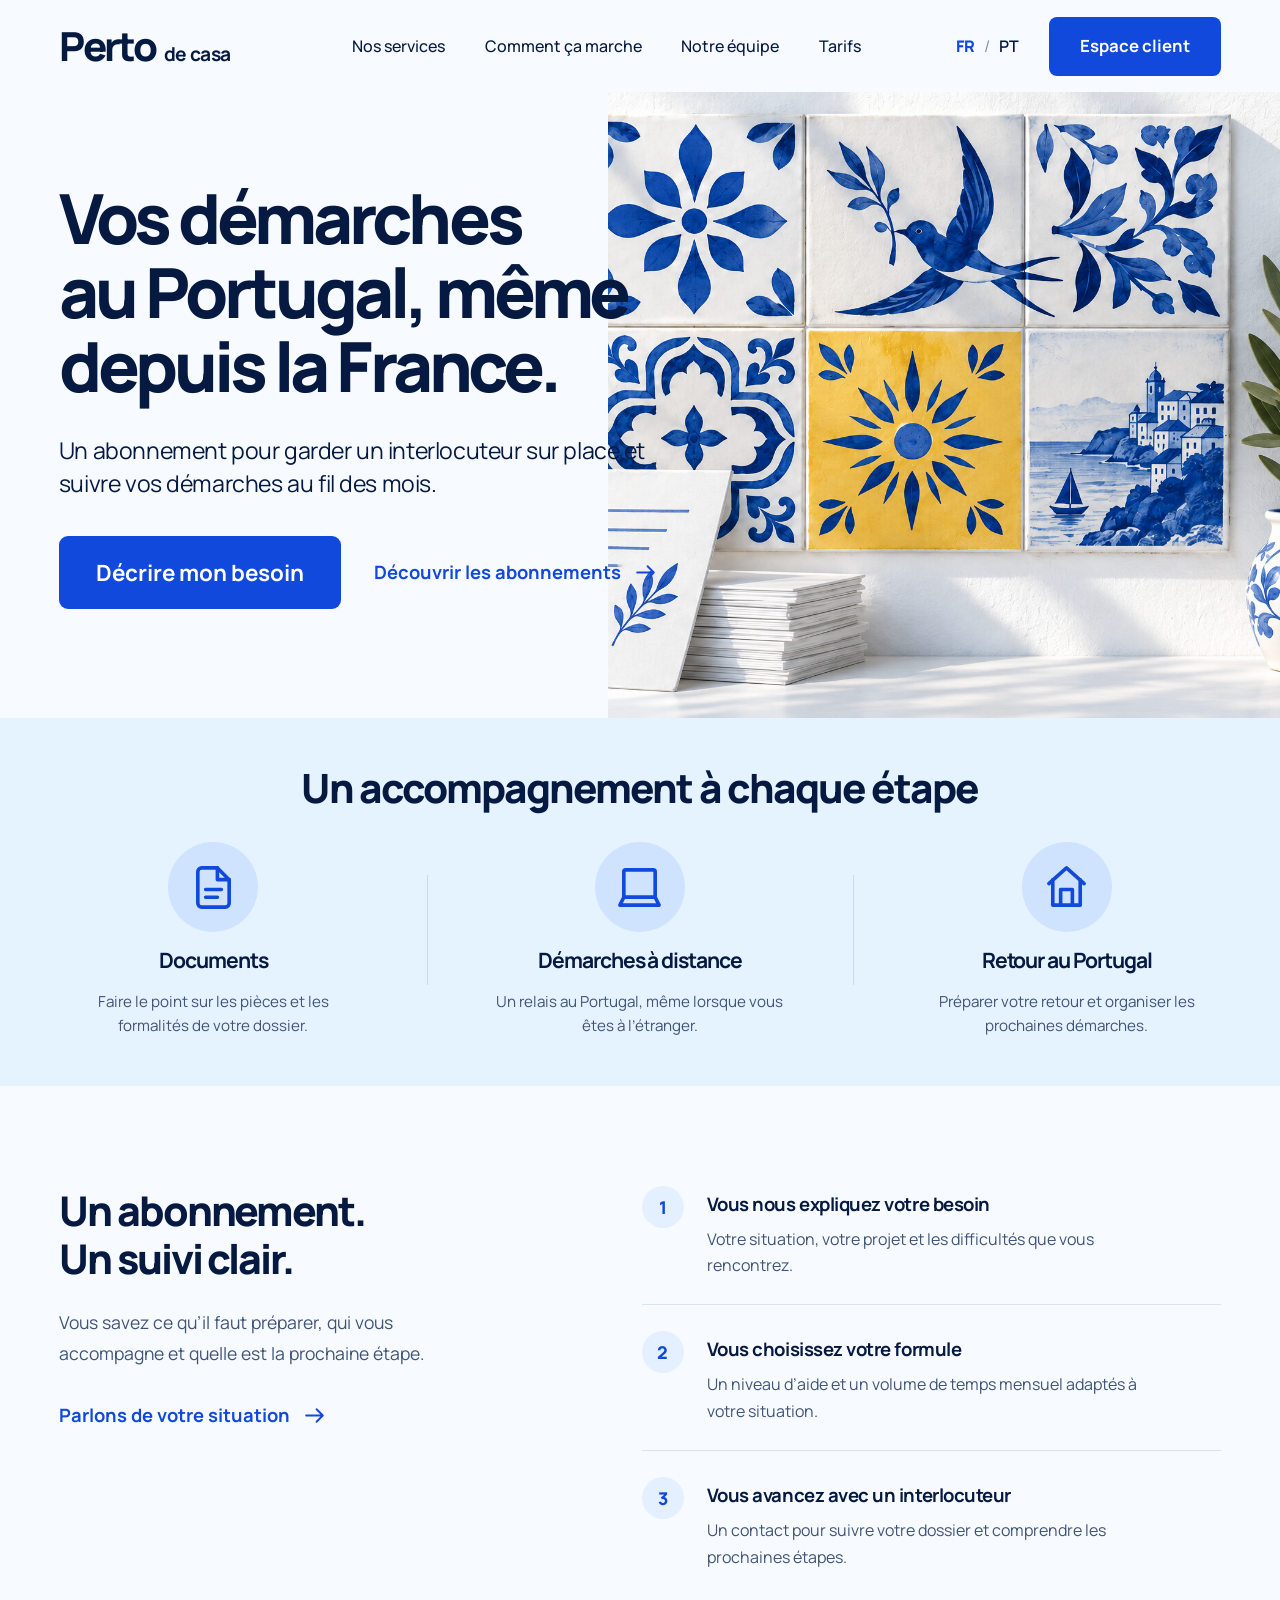
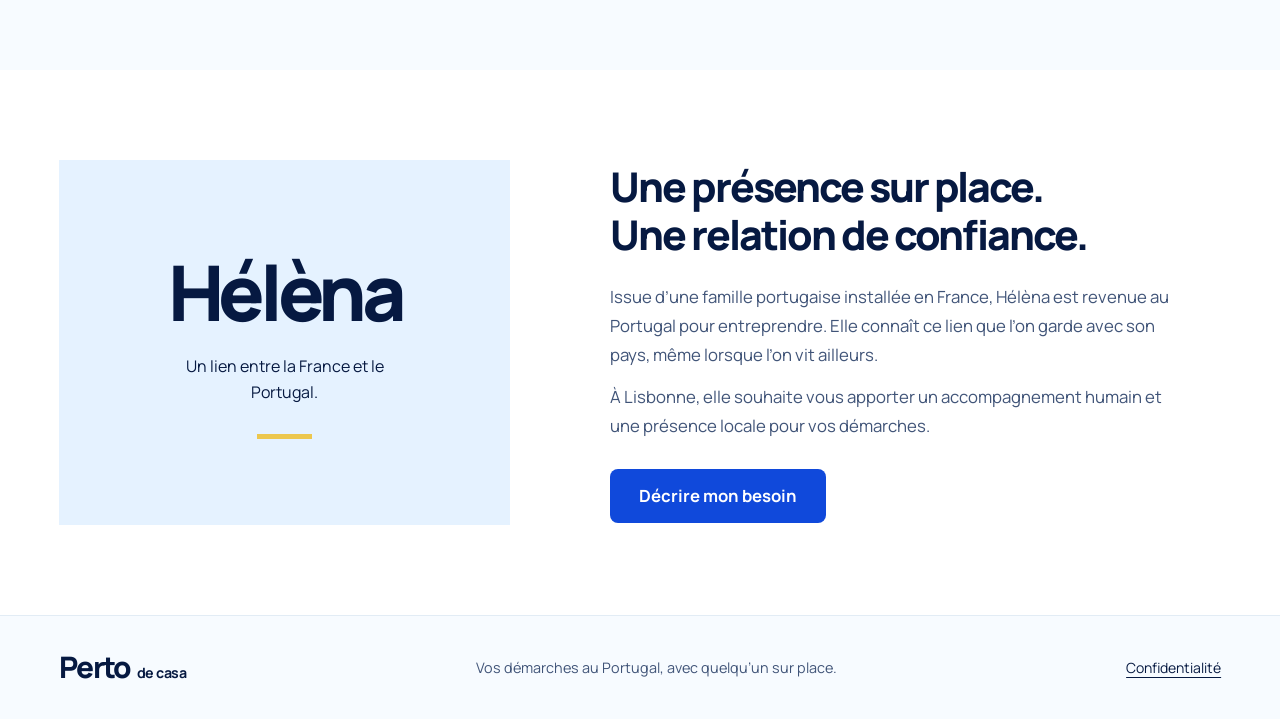
<file: index.html>
<!doctype html>
<html lang="fr">
<head>
  <meta charset="utf-8">
  <meta name="viewport" content="width=device-width, initial-scale=1">
  <meta name="theme-color" content="#f7fbff">
  <meta name="description" content="Vos démarches au Portugal, même depuis la France. Découvrez un accompagnement humain, avec une présence sur place et un suivi clair.">
  <title>Perto de Casa — Vos démarches au Portugal</title>
  <link rel="canonical" href="https://ayoubkhm.github.io/perto-de-casa/">
  <link rel="icon" href="assets/favicon.svg" type="image/svg+xml">
  <link rel="preload" href="assets/manrope-800.ttf" as="font" type="font/ttf" crossorigin>
  <link rel="preload" href="assets/azulejos.png" as="image">
  <link rel="stylesheet" href="styles.css">
  <script src="app.js" defer></script>
</head>
<body>
  <a class="skip-link" href="#main" data-i18n="skip">Aller au contenu</a>
  <svg class="icon-library" aria-hidden="true" xmlns="http://www.w3.org/2000/svg">
    <symbol id="icon-document" viewBox="0 0 24 24"><path d="M14 2H6a2 2 0 0 0-2 2v16a2 2 0 0 0 2 2h12a2 2 0 0 0 2-2V8Z"/><path d="M14 2v6h6M8 13h8M8 17h6"/></symbol>
    <symbol id="icon-laptop" viewBox="0 0 24 24"><rect x="4" y="3" width="16" height="14" rx="1"/><path d="m2 21 2-4h16l2 4H2Z"/></symbol>
    <symbol id="icon-house" viewBox="0 0 24 24"><path d="m3 10 9-8 9 8M5 8v13h14V8M9 21v-8h6v8"/></symbol>
    <symbol id="icon-arrow" viewBox="0 0 24 24"><path d="M4 12h16m-6-6 6 6-6 6"/></symbol>
    <symbol id="icon-close" viewBox="0 0 24 24"><path d="m6 6 12 12M6 18 18 6"/></symbol>
    <symbol id="icon-check" viewBox="0 0 24 24"><path d="m5 12 4 4 10-10"/></symbol>
    <symbol id="icon-menu" viewBox="0 0 24 24"><path d="M4 6h16M4 12h16M4 18h16"/></symbol>
    <symbol id="icon-download" viewBox="0 0 24 24"><path d="M12 3v12m-5-5 5 5 5-5M5 16v5h14v-5"/></symbol>
  </svg>

  <header class="site-header">
    <div class="header-inner">
      <a class="wordmark" href="#" aria-label="Perto de Casa, accueil">Perto <span class="wordmark-qualifier">de casa</span></a>
      <nav class="desktop-nav" aria-label="Navigation principale">
        <a href="#services" data-i18n="navServices">Nos services</a>
        <a href="#fonctionnement" data-i18n="navHow">Comment ça marche</a>
        <a href="#equipe" data-i18n="navTeam">Notre équipe</a>
        <a href="tarifs.html" data-preserve-language data-i18n="navPricing">Tarifs</a>
      </nav>
      <div class="header-actions">
        <div class="language-switch" aria-label="Langue du site">
          <button type="button" data-language="fr" aria-pressed="true" aria-label="Français">FR</button>
          <span aria-hidden="true">/</span>
          <button type="button" data-language="pt" aria-pressed="false" aria-label="Português">PT</button>
        </div>
        <button class="button button-primary client-button" type="button" data-open="client" data-i18n="client">Espace client</button>
        <button class="menu-button" type="button" aria-label="Ouvrir le menu" aria-expanded="false" aria-controls="mobile-navigation"><svg class="icon"><use href="#icon-menu"/></svg></button>
      </div>
    </div>
    <nav id="mobile-navigation" class="mobile-nav" aria-label="Navigation mobile" hidden>
      <a href="#services" data-i18n="navServices">Nos services</a>
      <a href="#fonctionnement" data-i18n="navHow">Comment ça marche</a>
      <a href="#equipe" data-i18n="navTeam">Notre équipe</a>
        <a href="tarifs.html" data-preserve-language data-i18n="navPricing">Tarifs</a>
      <button type="button" data-open="client" data-i18n="client">Espace client</button>
    </nav>
  </header>

  <main id="main">
    <section class="hero" aria-labelledby="hero-title">
      <div class="hero-art">
        <img src="assets/azulejos.png" width="1536" height="1024" alt="Azulejos portugais bleus et blancs, un carreau jaune, des documents et un vase en céramique." fetchpriority="high">
      </div>
      <div class="hero-inner">
        <div class="hero-copy">
          <h1 id="hero-title" data-i18n-html="heroTitle"><span>Vos démarches</span><span>au Portugal, même</span><span>depuis la France.</span></h1>
          <p class="hero-description" data-i18n="heroDescription">Un abonnement pour garder un interlocuteur sur place et suivre vos démarches au fil des mois.</p>
          <div class="hero-actions">
            <button class="button button-primary hero-cta" type="button" data-open="request" data-i18n="describe">Décrire mon besoin</button>
            <a class="text-link" href="tarifs.html" data-preserve-language><span data-i18n="discover">Découvrir les abonnements</span><svg class="icon"><use href="#icon-arrow"/></svg></a>
          </div>
        </div>
      </div>
    </section>

    <section id="services" class="services" aria-labelledby="services-title">
      <div class="page-width">
        <h2 id="services-title" data-i18n="servicesTitle">Un accompagnement à chaque étape</h2>
        <div class="services-grid">
          <button class="service" type="button" data-service="documents">
            <span class="service-icon"><svg class="icon"><use href="#icon-document"/></svg></span>
            <span class="service-name" data-i18n="documents">Documents</span>
            <span class="service-description" data-i18n="documentsDescription">Faire le point sur les pièces et les formalités de votre dossier.</span>
          </button>
          <button class="service" type="button" data-service="remote">
            <span class="service-icon"><svg class="icon"><use href="#icon-laptop"/></svg></span>
            <span class="service-name" data-i18n="remote">Démarches à distance</span>
            <span class="service-description" data-i18n="remoteDescription">Un relais au Portugal, même lorsque vous êtes à l’étranger.</span>
          </button>
          <button class="service" type="button" data-service="return">
            <span class="service-icon"><svg class="icon"><use href="#icon-house"/></svg></span>
            <span class="service-name" data-i18n="return">Retour au Portugal</span>
            <span class="service-description" data-i18n="returnDescription">Préparer votre retour et organiser les prochaines démarches.</span>
          </button>
        </div>
      </div>
    </section>

    <section id="fonctionnement" class="how section-space" aria-labelledby="how-title">
      <div class="page-width how-layout">
        <div class="section-intro">
          <h2 id="how-title" data-i18n="howTitle">Un abonnement.<br>Un suivi clair.</h2>
          <p data-i18n="howDescription">Vous savez ce qu’il faut préparer, qui vous accompagne et quelle est la prochaine étape.</p>
          <button class="text-link" type="button" data-open="request"><span data-i18n="talk">Parlons de votre situation</span><svg class="icon"><use href="#icon-arrow"/></svg></button>
        </div>
        <ol class="steps">
          <li><span class="step-number" aria-hidden="true">1</span><div><h3 data-i18n="stepOneTitle">Vous nous expliquez votre besoin</h3><p data-i18n="stepOneDescription">Votre situation, votre projet et les difficultés que vous rencontrez.</p></div></li>
          <li><span class="step-number" aria-hidden="true">2</span><div><h3 data-i18n="stepTwoTitle">Vous choisissez votre formule</h3><p data-i18n="stepTwoDescription">Un niveau d’aide et un volume de temps mensuel adaptés à votre situation.</p></div></li>
          <li><span class="step-number" aria-hidden="true">3</span><div><h3 data-i18n="stepThreeTitle">Vous avancez avec un interlocuteur</h3><p data-i18n="stepThreeDescription">Un contact pour suivre votre dossier et comprendre les prochaines étapes.</p></div></li>
        </ol>
      </div>
    </section>

    <section id="equipe" class="team" aria-labelledby="team-title">
      <div class="page-width team-layout">
        <div class="team-identity"><span class="team-name">Hélèna</span><span class="team-location" data-i18n="teamLocation">Un lien entre la France et le Portugal.</span><span class="identity-line" aria-hidden="true"></span></div>
        <div class="team-copy">
          <h2 id="team-title" data-i18n="teamTitle">Une présence sur place.<br>Une relation de confiance.</h2>
          <p data-i18n="teamDescription">Issue d’une famille portugaise installée en France, Hélèna est revenue au Portugal pour entreprendre. Elle connaît ce lien que l’on garde avec son pays, même lorsque l’on vit ailleurs.</p>
          <p data-i18n="teamDescriptionTwo">À Lisbonne, elle souhaite vous apporter un accompagnement humain et une présence locale pour vos démarches.</p>
          <button class="button button-primary" type="button" data-open="request" data-i18n="describe">Décrire mon besoin</button>
        </div>
      </div>
    </section>
  </main>

  <footer class="site-footer">
    <div class="page-width footer-inner"><a class="wordmark" href="#">Perto <span class="wordmark-qualifier">de casa</span></a><p data-i18n="footer">Vos démarches au Portugal, avec quelqu’un sur place.</p><button class="footer-link" type="button" data-open="privacy" data-i18n="privacy">Confidentialité</button></div>
  </footer>

  <dialog id="request-dialog" class="modal request-modal" aria-labelledby="request-title">
    <button class="modal-close" type="button" data-close aria-label="Fermer"><svg class="icon"><use href="#icon-close"/></svg></button>
    <div id="request-entry">
      <span class="modal-mark">Perto de Casa</span>
      <h2 id="request-title" data-i18n="requestTitle" tabindex="-1">Parlons de votre besoin.</h2>
      <p class="modal-intro" data-i18n="requestIntro">Préparez votre demande pour rassembler les informations utiles à votre premier échange.</p>
      <form id="request-form">
        <div class="form-row"><label><span data-i18n="name">Votre nom</span><input name="name" type="text" autocomplete="name" maxlength="100" required></label><label><span data-i18n="email">Votre e-mail</span><input name="email" type="email" autocomplete="email" maxlength="150" required></label></div>
        <div class="form-row"><label><span data-i18n="country">Vous vivez en</span><select name="country"><option value="France">France</option><option value="Suisse" data-i18n="switzerland">Suisse</option><option value="Allemagne" data-i18n="germany">Allemagne</option><option value="Royaume-Uni" data-i18n="uk">Royaume-Uni</option><option value="Portugal">Portugal</option><option value="Autre" data-i18n="other">Autre pays</option></select></label><label><span data-i18n="subject">Votre besoin concerne</span><select name="service"><option value="documents" data-i18n="documents">Documents</option><option value="remote" data-i18n="remote">Démarches à distance</option><option value="return" data-i18n="return">Retour au Portugal</option><option value="other" data-i18n="unsure">Je souhaite en discuter</option></select></label></div>
        <label><span id="request-plan-label" data-i18n="plan">Formule envisagée</span><select name="plan" aria-labelledby="request-plan-label"><option value="none" data-i18n="noPlan">À définir ensemble</option><option value="essential" data-i18n="essentialTitle">Essentiel</option><option value="support" data-i18n="supportTitle">Accompagnement</option><option value="serenity" data-i18n="serenityTitle">Sérénité</option></select></label>
        <label><span data-i18n="message">Expliquez-nous votre situation</span><textarea name="message" rows="4" maxlength="3000" required data-i18n-placeholder="messagePlaceholder" placeholder="Quelle démarche souhaitez-vous préparer ?"></textarea></label>
        <p class="form-note" data-i18n="formNote">Ne joignez pas de document d’identité ni d’information sensible à ce premier descriptif.</p>
        <button class="button button-primary form-submit" type="submit" data-i18n="prepare">Préparer ma demande</button>
      </form>
    </div>
    <div id="request-result" hidden>
      <span class="result-icon"><svg class="icon"><use href="#icon-check"/></svg></span>
      <h2 data-i18n="resultTitle" tabindex="-1">Votre demande est prête.</h2>
      <p class="modal-intro" data-i18n="resultIntro">Téléchargez ce récapitulatif pour votre premier échange. Aucune information n’a été envoyée.</p>
      <div class="request-summary"><dl><dt data-i18n="name">Votre nom</dt><dd id="summary-name"></dd><dt data-i18n="subject">Votre besoin concerne</dt><dd id="summary-service"></dd><dt data-i18n="plan">Formule envisagée</dt><dd id="summary-plan"></dd><dt data-i18n="message">Expliquez-nous votre situation</dt><dd id="summary-message"></dd></dl></div>
      <button id="download-request" class="button button-primary form-submit" type="button"><svg class="icon"><use href="#icon-download"/></svg><span data-i18n="download">Télécharger ma demande</span></button>
      <button id="edit-request" class="text-link result-back" type="button" data-i18n="edit">Modifier ma demande</button>
    </div>
  </dialog>

  <dialog id="client-dialog" class="modal client-modal" aria-labelledby="client-title">
    <button class="modal-close" type="button" data-close aria-label="Fermer"><svg class="icon"><use href="#icon-close"/></svg></button>
    <span class="modal-mark">Perto de Casa</span>
    <h2 id="client-title" data-i18n="clientTitle" tabindex="-1">Votre dossier, au même endroit.</h2>
    <p class="modal-intro" data-i18n="clientIntro">Un aperçu du suivi de votre accompagnement.</p>
    <div class="client-preview">
      <div class="preview-header"><span class="preview-icon"><svg class="icon"><use href="#icon-document"/></svg></span><div><span class="example-label" data-i18n="example">Exemple de dossier</span><h3 data-i18n="clientFile">Documents administratifs</h3></div></div>
      <ol class="file-progress"><li class="completed"><span class="progress-dot"><svg class="icon"><use href="#icon-check"/></svg></span><div><strong data-i18n="fileReceived">Demande reçue</strong><span data-i18n="fileReceivedText">Votre besoin est identifié.</span></div></li><li class="current"><span class="progress-dot"></span><div><strong data-i18n="fileProgress">Préparation du dossier</strong><span data-i18n="fileProgressText">Les pièces utiles sont rassemblées.</span></div></li><li><span class="progress-dot"></span><div><strong data-i18n="fileNext">Prochaine étape</strong><span data-i18n="fileNextText">Un point avec votre interlocuteur.</span></div></li></ol>
    </div>
    <p class="client-note" data-i18n="clientNote">L’accès personnel aux dossiers sera disponible au lancement du service.</p>
    <button class="button button-primary form-submit" type="button" data-open="request" data-i18n="describe">Décrire mon besoin</button>
  </dialog>

  <dialog id="privacy-dialog" class="modal privacy-modal" aria-labelledby="privacy-title">
    <button class="modal-close" type="button" data-close aria-label="Fermer"><svg class="icon"><use href="#icon-close"/></svg></button>
    <h2 id="privacy-title" data-i18n="privacy" tabindex="-1">Confidentialité</h2>
    <p data-i18n="privacyText">Le formulaire prépare un récapitulatif sur votre appareil. Il ne transmet pas vos informations et ne les conserve pas après la fermeture de la page. Ce site n’utilise pas de cookies publicitaires ni d’outil de suivi.</p>
  </dialog>
</body>
</html>
</file>
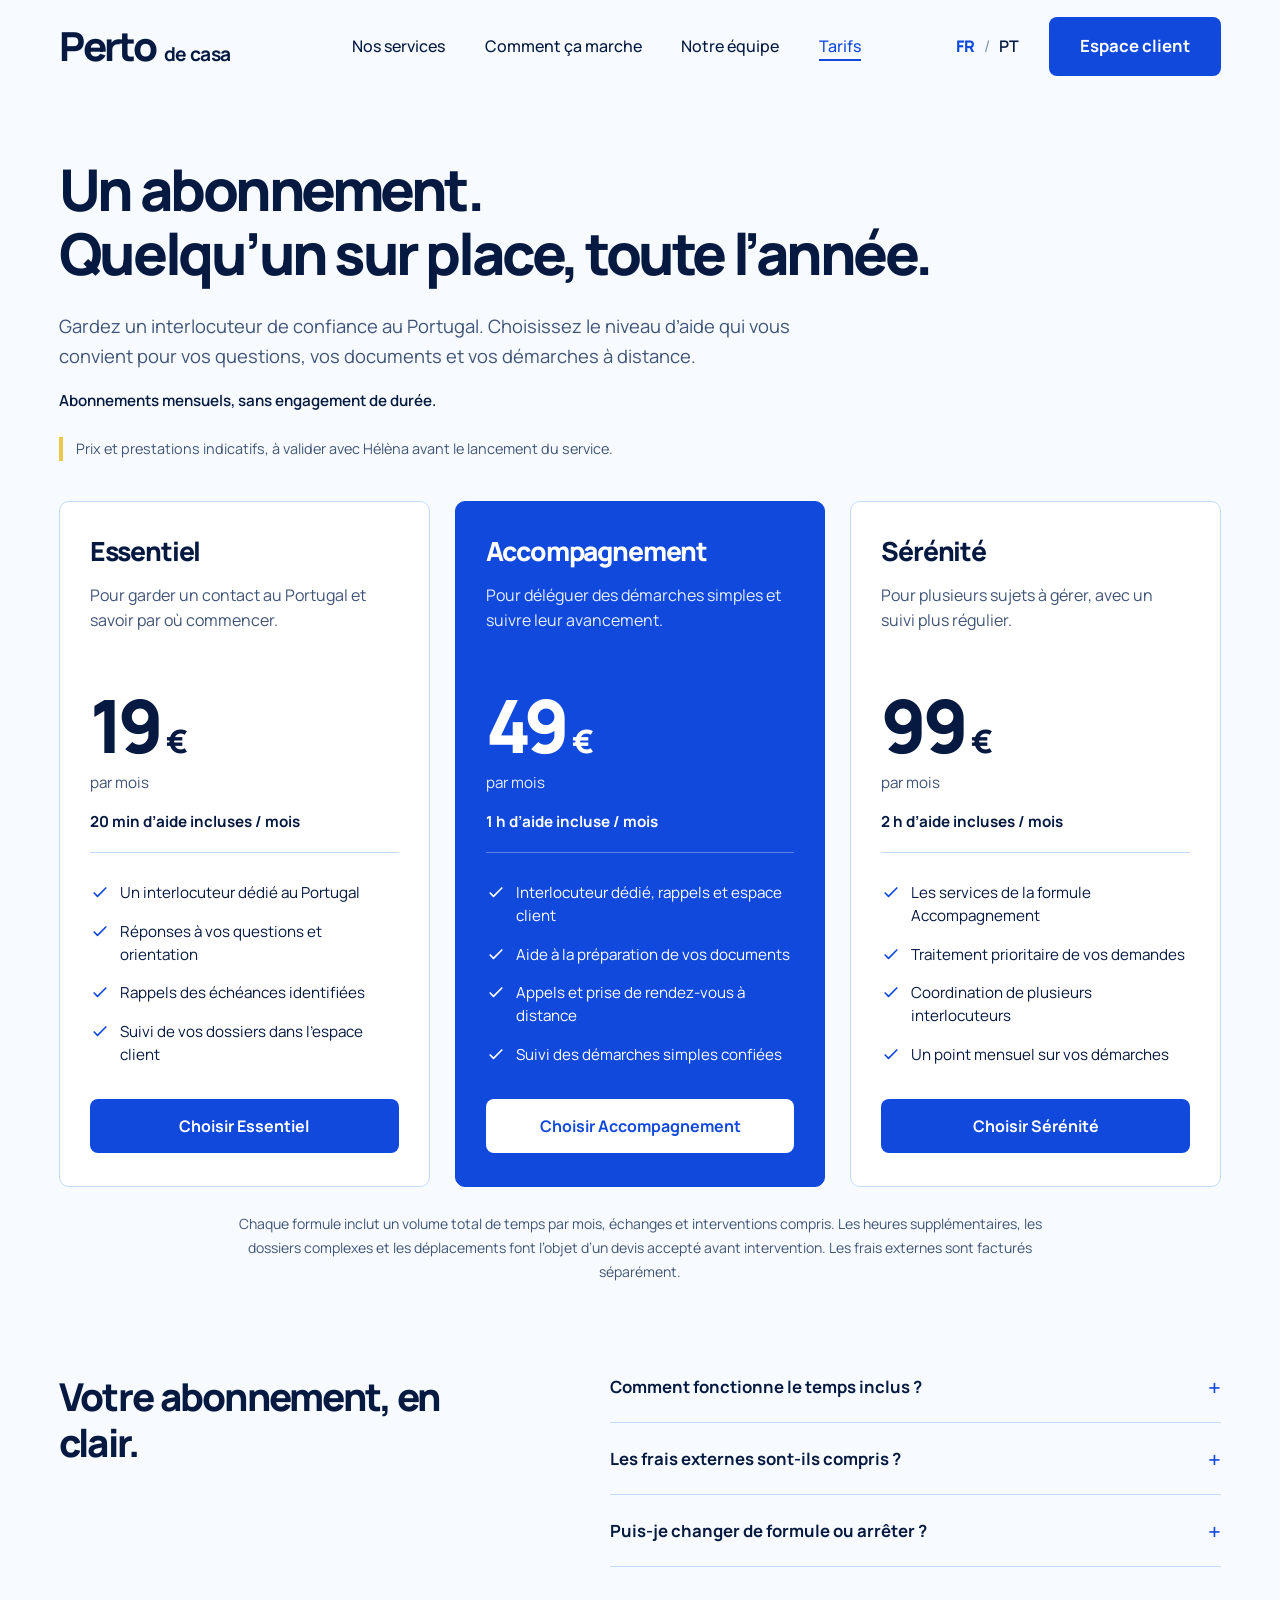
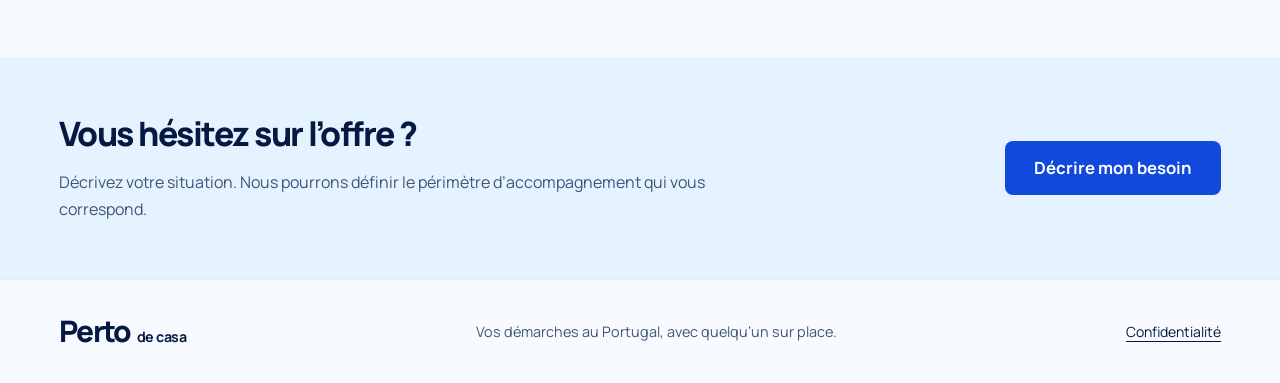
<file: tarifs.html>
<!doctype html>
<html lang="fr">
<head>
  <meta charset="utf-8">
  <meta name="viewport" content="width=device-width, initial-scale=1">
  <meta name="theme-color" content="#f7fbff">
  <meta name="description" content="Trois abonnements indicatifs pour garder un interlocuteur au Portugal : Essentiel à 19 €, Accompagnement à 49 € et Sérénité à 99 € par mois.">
  <title>Tarifs — Perto de Casa</title>
  <link rel="canonical" href="https://ayoubkhm.github.io/perto-de-casa/tarifs.html">
  <link rel="icon" href="assets/favicon.svg" type="image/svg+xml">
  <link rel="preload" href="assets/manrope-800.ttf" as="font" type="font/ttf" crossorigin>
  <link rel="stylesheet" href="styles.css">
  <link rel="stylesheet" href="pricing.css">
  <script src="app.js" defer></script>
</head>
<body data-page="pricing">
  <a class="skip-link" href="#main" data-i18n="skip">Aller au contenu</a>
  <svg class="icon-library" aria-hidden="true" xmlns="http://www.w3.org/2000/svg">
    <symbol id="icon-document" viewBox="0 0 24 24"><path d="M14 2H6a2 2 0 0 0-2 2v16a2 2 0 0 0 2 2h12a2 2 0 0 0 2-2V8Z"/><path d="M14 2v6h6M8 13h8M8 17h6"/></symbol>
    <symbol id="icon-laptop" viewBox="0 0 24 24"><rect x="4" y="3" width="16" height="14" rx="1"/><path d="m2 21 2-4h16l2 4H2Z"/></symbol>
    <symbol id="icon-house" viewBox="0 0 24 24"><path d="m3 10 9-8 9 8M5 8v13h14V8M9 21v-8h6v8"/></symbol>
    <symbol id="icon-arrow" viewBox="0 0 24 24"><path d="M4 12h16m-6-6 6 6-6 6"/></symbol>
    <symbol id="icon-close" viewBox="0 0 24 24"><path d="m6 6 12 12M6 18 18 6"/></symbol>
    <symbol id="icon-check" viewBox="0 0 24 24"><path d="m5 12 4 4 10-10"/></symbol>
    <symbol id="icon-menu" viewBox="0 0 24 24"><path d="M4 6h16M4 12h16M4 18h16"/></symbol>
    <symbol id="icon-download" viewBox="0 0 24 24"><path d="M12 3v12m-5-5 5 5 5-5M5 16v5h14v-5"/></symbol>
  </svg>

  <header class="site-header">
    <div class="header-inner">
      <a class="wordmark" href="index.html" data-preserve-language aria-label="Perto de Casa, accueil">Perto <span class="wordmark-qualifier">de casa</span></a>
      <nav class="desktop-nav" aria-label="Navigation principale">
        <a href="index.html#services" data-preserve-language data-i18n="navServices">Nos services</a>
        <a href="index.html#fonctionnement" data-preserve-language data-i18n="navHow">Comment ça marche</a>
        <a href="index.html#equipe" data-preserve-language data-i18n="navTeam">Notre équipe</a>
        <a href="tarifs.html" aria-current="page" data-preserve-language data-i18n="navPricing">Tarifs</a>
      </nav>
      <div class="header-actions">
        <div class="language-switch" aria-label="Langue du site">
          <button type="button" data-language="fr" aria-pressed="true" aria-label="Français">FR</button>
          <span aria-hidden="true">/</span>
          <button type="button" data-language="pt" aria-pressed="false" aria-label="Português">PT</button>
        </div>
        <button class="button button-primary client-button" type="button" data-open="client" data-i18n="client">Espace client</button>
        <button class="menu-button" type="button" aria-label="Ouvrir le menu" aria-expanded="false" aria-controls="mobile-navigation"><svg class="icon"><use href="#icon-menu"/></svg></button>
      </div>
    </div>
    <nav id="mobile-navigation" class="mobile-nav" aria-label="Navigation mobile" hidden>
      <a href="index.html#services" data-preserve-language data-i18n="navServices">Nos services</a>
      <a href="index.html#fonctionnement" data-preserve-language data-i18n="navHow">Comment ça marche</a>
      <a href="index.html#equipe" data-preserve-language data-i18n="navTeam">Notre équipe</a>
        <a href="tarifs.html" aria-current="page" data-preserve-language data-i18n="navPricing">Tarifs</a>
      <button type="button" data-open="client" data-i18n="client">Espace client</button>
    </nav>
  </header>

  <main id="main">
    <section class="pricing-intro page-width" aria-labelledby="pricing-title">
      <h1 id="pricing-title" data-i18n="pricingTitle">Un abonnement.<br>Quelqu’un sur place, toute l’année.</h1>
      <p class="pricing-description" data-i18n="pricingIntro">Gardez un interlocuteur de confiance au Portugal. Choisissez le niveau d’aide qui vous convient pour vos questions, vos documents et vos démarches à distance.</p>
      <p class="subscription-terms" data-i18n="subscriptionTerms">Abonnements mensuels, sans engagement de durée.</p>
      <p class="pricing-indicative" data-i18n="indicative">Prix et prestations indicatifs, à valider avec Hélèna avant le lancement du service.</p>
    </section>

    <section class="pricing-offers page-width" aria-labelledby="pricing-title">
      <div class="pricing-grid">
        <article class="price-card" aria-labelledby="essential-title">
          <h2 id="essential-title" data-i18n="essentialTitle">Essentiel</h2>
          <p class="offer-description" data-i18n="essentialDescription">Pour garder un contact au Portugal et savoir par où commencer.</p>
          <div class="price"><strong>19<span>€</span></strong><span class="price-unit" data-i18n="perMonth">par mois</span></div>
          <p class="offer-allowance" data-i18n="essentialAllowance">20 min d’aide incluses / mois</p>
          <ul class="offer-features">
            <li><svg class="icon"><use href="#icon-check"/></svg><span data-i18n="essentialOne">Un interlocuteur dédié au Portugal</span></li>
            <li><svg class="icon"><use href="#icon-check"/></svg><span data-i18n="essentialTwo">Réponses à vos questions et orientation</span></li>
            <li><svg class="icon"><use href="#icon-check"/></svg><span data-i18n="essentialThree">Rappels des échéances identifiées</span></li>
            <li><svg class="icon"><use href="#icon-check"/></svg><span data-i18n="essentialFour">Suivi de vos dossiers dans l’espace client</span></li>
          </ul>
          <button class="button button-primary" type="button" data-plan="essential" data-i18n="chooseEssential">Choisir Essentiel</button>
        </article>

        <article class="price-card price-card-featured" aria-labelledby="support-title">
          <h2 id="support-title" data-i18n="supportTitle">Accompagnement</h2>
          <p class="offer-description" data-i18n="supportDescription">Pour déléguer des démarches simples et suivre leur avancement.</p>
          <div class="price"><strong>49<span>€</span></strong><span class="price-unit" data-i18n="perMonth">par mois</span></div>
          <p class="offer-allowance" data-i18n="supportAllowance">1 h d’aide incluse / mois</p>
          <ul class="offer-features">
            <li><svg class="icon"><use href="#icon-check"/></svg><span data-i18n="supportOne">Interlocuteur dédié, rappels et espace client</span></li>
            <li><svg class="icon"><use href="#icon-check"/></svg><span data-i18n="supportTwo">Aide à la préparation de vos documents</span></li>
            <li><svg class="icon"><use href="#icon-check"/></svg><span data-i18n="supportThree">Appels et prise de rendez-vous à distance</span></li>
            <li><svg class="icon"><use href="#icon-check"/></svg><span data-i18n="supportFour">Suivi des démarches simples confiées</span></li>
          </ul>
          <button class="button button-inverse" type="button" data-plan="support" data-i18n="chooseSupport">Choisir Accompagnement</button>
        </article>

        <article class="price-card" aria-labelledby="serenity-title">
          <h2 id="serenity-title" data-i18n="serenityTitle">Sérénité</h2>
          <p class="offer-description" data-i18n="serenityDescription">Pour plusieurs sujets à gérer, avec un suivi plus régulier.</p>
          <div class="price"><strong>99<span>€</span></strong><span class="price-unit" data-i18n="perMonth">par mois</span></div>
          <p class="offer-allowance" data-i18n="serenityAllowance">2 h d’aide incluses / mois</p>
          <ul class="offer-features">
            <li><svg class="icon"><use href="#icon-check"/></svg><span data-i18n="serenityOne">Les services de la formule Accompagnement</span></li>
            <li><svg class="icon"><use href="#icon-check"/></svg><span data-i18n="serenityTwo">Traitement prioritaire de vos demandes</span></li>
            <li><svg class="icon"><use href="#icon-check"/></svg><span data-i18n="serenityThree">Coordination de plusieurs interlocuteurs</span></li>
            <li><svg class="icon"><use href="#icon-check"/></svg><span data-i18n="serenityFour">Un point mensuel sur vos démarches</span></li>
          </ul>
          <button class="button button-primary" type="button" data-plan="serenity" data-i18n="chooseSerenity">Choisir Sérénité</button>
        </article>
      </div>
      <p class="pricing-note" data-i18n="priceNote">Chaque formule inclut un volume total de temps par mois, échanges et interventions compris. Les heures supplémentaires, les dossiers complexes et les déplacements font l’objet d’un devis accepté avant intervention. Les frais externes sont facturés séparément.</p>
    </section>

    <section class="pricing-faq page-width" aria-labelledby="pricing-faq-title">
      <h2 id="pricing-faq-title" data-i18n="pricingQuestions">Votre abonnement, en clair.</h2>
      <div class="faq-list">
        <details><summary data-i18n="faqOne">Comment fonctionne le temps inclus ?</summary><p data-i18n="faqOneAnswer">Le temps consacré à vos échanges, à la préparation de documents et aux interventions est déduit du volume mensuel de votre formule. Le point mensuel de Sérénité est compris dans ses 2 heures. Le temps inutilisé n’est pas reporté. Toute intervention au-delà du forfait nécessite votre accord sur un devis.</p></details>
        <details><summary data-i18n="faqTwo">Les frais externes sont-ils compris ?</summary><p data-i18n="faqTwoAnswer">Les frais de l’administration, les traductions et les éventuels honoraires de professionnels ne sont pas inclus dans l’abonnement. Ils vous sont précisés avant toute dépense.</p></details>
        <details><summary data-i18n="faqThree">Puis-je changer de formule ou arrêter ?</summary><p data-i18n="faqThreeAnswer">Les formules sont proposées sans engagement de durée. Un changement ou une résiliation prend effet à la fin du mois d’abonnement en cours. Ces modalités restent à valider avec Hélèna avant le lancement.</p></details>
      </div>
    </section>

    <section class="pricing-contact">
      <div class="page-width pricing-contact-inner"><div><h2 data-i18n="unsureTitle">Vous hésitez sur l’offre ?</h2><p data-i18n="unsureDescription">Décrivez votre situation. Nous pourrons définir le périmètre d’accompagnement qui vous correspond.</p></div><button class="button button-primary" type="button" data-open="request" data-i18n="describe">Décrire mon besoin</button></div>
    </section>
  </main>

  <footer class="site-footer">
    <div class="page-width footer-inner"><a class="wordmark" href="index.html" data-preserve-language>Perto <span class="wordmark-qualifier">de casa</span></a><p data-i18n="footer">Vos démarches au Portugal, avec quelqu’un sur place.</p><button class="footer-link" type="button" data-open="privacy" data-i18n="privacy">Confidentialité</button></div>
  </footer>

  <dialog id="request-dialog" class="modal request-modal" aria-labelledby="request-title">
    <button class="modal-close" type="button" data-close aria-label="Fermer"><svg class="icon"><use href="#icon-close"/></svg></button>
    <div id="request-entry">
      <span class="modal-mark">Perto de Casa</span>
      <h2 id="request-title" data-i18n="requestTitle" tabindex="-1">Parlons de votre besoin.</h2>
      <p class="modal-intro" data-i18n="requestIntro">Préparez votre demande pour rassembler les informations utiles à votre premier échange.</p>
      <form id="request-form">
        <div class="form-row"><label><span data-i18n="name">Votre nom</span><input name="name" type="text" autocomplete="name" maxlength="100" required></label><label><span data-i18n="email">Votre e-mail</span><input name="email" type="email" autocomplete="email" maxlength="150" required></label></div>
        <div class="form-row"><label><span data-i18n="country">Vous vivez en</span><select name="country"><option value="France">France</option><option value="Suisse" data-i18n="switzerland">Suisse</option><option value="Allemagne" data-i18n="germany">Allemagne</option><option value="Royaume-Uni" data-i18n="uk">Royaume-Uni</option><option value="Portugal">Portugal</option><option value="Autre" data-i18n="other">Autre pays</option></select></label><label><span data-i18n="subject">Votre besoin concerne</span><select name="service"><option value="documents" data-i18n="documents">Documents</option><option value="remote" data-i18n="remote">Démarches à distance</option><option value="return" data-i18n="return">Retour au Portugal</option><option value="other" data-i18n="unsure">Je souhaite en discuter</option></select></label></div>
        <label><span id="request-plan-label" data-i18n="plan">Formule envisagée</span><select name="plan" aria-labelledby="request-plan-label"><option value="none" data-i18n="noPlan">À définir ensemble</option><option value="essential" data-i18n="essentialTitle">Essentiel</option><option value="support" data-i18n="supportTitle">Accompagnement</option><option value="serenity" data-i18n="serenityTitle">Sérénité</option></select></label>
        <label><span data-i18n="message">Expliquez-nous votre situation</span><textarea name="message" rows="4" maxlength="3000" required data-i18n-placeholder="messagePlaceholder" placeholder="Quelle démarche souhaitez-vous préparer ?"></textarea></label>
        <p class="form-note" data-i18n="formNote">Ne joignez pas de document d’identité ni d’information sensible à ce premier descriptif.</p>
        <button class="button button-primary form-submit" type="submit" data-i18n="prepare">Préparer ma demande</button>
      </form>
    </div>
    <div id="request-result" hidden>
      <span class="result-icon"><svg class="icon"><use href="#icon-check"/></svg></span>
      <h2 data-i18n="resultTitle" tabindex="-1">Votre demande est prête.</h2>
      <p class="modal-intro" data-i18n="resultIntro">Téléchargez ce récapitulatif pour votre premier échange. Aucune information n’a été envoyée.</p>
      <div class="request-summary"><dl><dt data-i18n="name">Votre nom</dt><dd id="summary-name"></dd><dt data-i18n="subject">Votre besoin concerne</dt><dd id="summary-service"></dd><dt data-i18n="plan">Formule envisagée</dt><dd id="summary-plan"></dd><dt data-i18n="message">Expliquez-nous votre situation</dt><dd id="summary-message"></dd></dl></div>
      <button id="download-request" class="button button-primary form-submit" type="button"><svg class="icon"><use href="#icon-download"/></svg><span data-i18n="download">Télécharger ma demande</span></button>
      <button id="edit-request" class="text-link result-back" type="button" data-i18n="edit">Modifier ma demande</button>
    </div>
  </dialog>

  <dialog id="client-dialog" class="modal client-modal" aria-labelledby="client-title">
    <button class="modal-close" type="button" data-close aria-label="Fermer"><svg class="icon"><use href="#icon-close"/></svg></button>
    <span class="modal-mark">Perto de Casa</span>
    <h2 id="client-title" data-i18n="clientTitle" tabindex="-1">Votre dossier, au même endroit.</h2>
    <p class="modal-intro" data-i18n="clientIntro">Un aperçu du suivi de votre accompagnement.</p>
    <div class="client-preview">
      <div class="preview-header"><span class="preview-icon"><svg class="icon"><use href="#icon-document"/></svg></span><div><span class="example-label" data-i18n="example">Exemple de dossier</span><h3 data-i18n="clientFile">Documents administratifs</h3></div></div>
      <ol class="file-progress"><li class="completed"><span class="progress-dot"><svg class="icon"><use href="#icon-check"/></svg></span><div><strong data-i18n="fileReceived">Demande reçue</strong><span data-i18n="fileReceivedText">Votre besoin est identifié.</span></div></li><li class="current"><span class="progress-dot"></span><div><strong data-i18n="fileProgress">Préparation du dossier</strong><span data-i18n="fileProgressText">Les pièces utiles sont rassemblées.</span></div></li><li><span class="progress-dot"></span><div><strong data-i18n="fileNext">Prochaine étape</strong><span data-i18n="fileNextText">Un point avec votre interlocuteur.</span></div></li></ol>
    </div>
    <p class="client-note" data-i18n="clientNote">L’accès personnel aux dossiers sera disponible au lancement du service.</p>
    <button class="button button-primary form-submit" type="button" data-open="request" data-i18n="describe">Décrire mon besoin</button>
  </dialog>

  <dialog id="privacy-dialog" class="modal privacy-modal" aria-labelledby="privacy-title">
    <button class="modal-close" type="button" data-close aria-label="Fermer"><svg class="icon"><use href="#icon-close"/></svg></button>
    <h2 id="privacy-title" data-i18n="privacy" tabindex="-1">Confidentialité</h2>
    <p data-i18n="privacyText">Le formulaire prépare un récapitulatif sur votre appareil. Il ne transmet pas vos informations et ne les conserve pas après la fermeture de la page. Ce site n’utilise pas de cookies publicitaires ni d’outil de suivi.</p>
  </dialog>
</body>
</html>
</file>
<file: styles.css>
@font-face{font-family:Manrope;src:url('assets/manrope-400.ttf') format('truetype');font-weight:400;font-display:swap}
@font-face{font-family:Manrope;src:url('assets/manrope-500.ttf') format('truetype');font-weight:500;font-display:swap}
@font-face{font-family:Manrope;src:url('assets/manrope-600.ttf') format('truetype');font-weight:600;font-display:swap}
@font-face{font-family:Manrope;src:url('assets/manrope-700.ttf') format('truetype');font-weight:700;font-display:swap}
@font-face{font-family:Manrope;src:url('assets/manrope-800.ttf') format('truetype');font-weight:800;font-display:swap}
:root{--navy:#061941;--blue:#1049db;--blue-hover:#0639b5;--porcelain:#f7fbff;--light-blue:#e5f2ff;--circle-blue:#cfe3ff;--line:#c2dcfa;--muted:#405478;--yellow:#ecc74e;--gutter:clamp(1.25rem,4.6vw,5rem);font-family:Manrope,Arial,sans-serif;color:var(--navy);background:var(--porcelain);font-synthesis:none}
*{box-sizing:border-box}
html{scroll-behavior:smooth;scroll-padding-top:1.25rem}
body{margin:0;min-width:320px}
button,input,textarea,select{font:inherit}
button,a,input,textarea,select{-webkit-tap-highlight-color:transparent}
button,a{touch-action:manipulation}
button{cursor:pointer}
button:disabled{cursor:default}
a{color:inherit;text-decoration:none}
button{color:inherit}
button:focus-visible,a:focus-visible,input:focus-visible,textarea:focus-visible,select:focus-visible{outline:3px solid var(--blue);outline-offset:5px}
button:focus:not(:focus-visible){outline:none}
h1,h2,h3,p{margin:0}
button{border:0;background:none}
[hidden]{display:none!important}
.icon-library{position:absolute;width:0;height:0;overflow:hidden}
.icon{width:24px;height:24px;fill:none;stroke:currentColor;stroke-width:1.8;stroke-linecap:round;stroke-linejoin:round;flex-shrink:0}
.skip-link{position:fixed;top:12px;left:12px;z-index:100;background:white;padding:12px 18px;border:2px solid var(--blue);transform:translateY(-180%)}
.skip-link:focus{transform:translateY(0)}
.page-width,.header-inner,.hero-inner{max-width:1640px;padding-left:var(--gutter);padding-right:var(--gutter);margin:0 auto}
.site-header{position:relative;z-index:5;background:var(--porcelain)}
.header-inner{min-height:92px;display:grid;grid-template-columns:minmax(160px,calc(27.5vw - var(--gutter) - 32px)) 1fr auto;align-items:center;gap:32px;padding-top:14px;padding-bottom:14px}
.wordmark{font-size:2.5rem;letter-spacing:-.055em;font-weight:800;line-height:1.1;flex-shrink:0}
.wordmark-qualifier{display:inline-block;font-size:.48em;letter-spacing:-.035em;font-weight:700;margin-left:.12em;white-space:nowrap}
.desktop-nav{display:flex;flex-wrap:wrap;align-items:center;gap:clamp(1.5rem,3.1vw,3.25rem);white-space:nowrap}
.desktop-nav a{font-size:1rem;font-weight:500;padding:12px 0}
.desktop-nav a:hover{color:var(--blue)}
.desktop-nav a[aria-current=page]{color:var(--blue);text-decoration:underline;text-underline-offset:7px;text-decoration-thickness:2px}
.header-actions{display:flex;align-items:center;gap:30px}
.language-switch{display:flex;align-items:center;gap:9px;white-space:nowrap;font-size:1rem}
.language-switch button{padding:6px 0;font-weight:600}
.language-switch span{color:#7691ad}
.language-switch button[aria-pressed=true]{color:var(--blue);font-weight:800}
.language-switch button:hover{color:var(--blue)}
.button{min-height:52px;padding:15px 29px;display:inline-flex;align-items:center;justify-content:center;gap:10px;font-size:1.05rem;font-weight:700;border-radius:8px;line-height:1.4;transition:background-color .18s ease,box-shadow .18s ease;text-align:center}
.button-primary{background:var(--blue);color:#fff}
.button-primary:hover{background:var(--blue-hover);box-shadow:0 4px 14px #1049db18}
.client-button{min-height:59px;padding:16px 31px}
.menu-button{display:none;align-items:center;justify-content:center;width:42px;height:42px}
.hero{position:relative;min-height:626px;isolation:isolate;overflow:hidden}
.hero-inner{position:relative;z-index:2;min-height:626px;display:flex;align-items:center;pointer-events:none}
.hero-copy{width:53%;padding:40px 0 60px;pointer-events:auto}
.hero h1{font-size:clamp(3.4rem,5.4vw,5.3rem);line-height:1.075;font-weight:800;letter-spacing:-.057em;margin-bottom:30px}
.hero h1 span{display:block}
.hero-description{font-size:clamp(1.15rem,1.8vw,1.8rem);font-weight:400;line-height:1.45;letter-spacing:-.018em;max-width:635px}
.hero-actions{display:flex;align-items:center;gap:33px;margin-top:36px;flex-wrap:wrap}
.hero-cta{min-height:73px;padding:20px 37px;font-size:1.4rem;border-radius:9px}
.text-link{display:inline-flex;gap:12px;align-items:center;color:var(--blue);font-weight:700;font-size:1.15rem;line-height:1.6;padding:8px 0;background:none;border:0}
.text-link .icon{width:25px;height:25px;transition:transform .18s ease}
.text-link:hover .icon{transform:translateX(4px)}
.text-link:hover span{text-decoration:underline;text-underline-offset:5px}
.hero-art{position:absolute;right:0;top:0;width:52.5%;height:100%;z-index:0}
.hero-art img{width:100%;height:100%;object-fit:cover;object-position:54% center;display:block}
.services{background:var(--light-blue);padding:45px 0 47px;scroll-margin-top:0}
.services>.page-width{max-width:1640px;padding-left:0;padding-right:0}
.services h2{text-align:center;font-size:clamp(2rem,3.15vw,3.1rem);line-height:1.25;letter-spacing:-.048em;font-weight:800}
.services-grid{display:grid;grid-template-columns:repeat(3,minmax(0,1fr));margin-top:29px}
.service{position:relative;display:flex;flex-direction:column;align-items:center;padding:0 32px;text-align:center;min-width:0}
.service+.service:before{content:'';position:absolute;left:0;top:33px;width:1px;height:110px;background:var(--line)}
.service-icon{height:90px;width:90px;border-radius:50%;background:var(--circle-blue);color:var(--blue);display:flex;align-items:center;justify-content:center;transition:background .18s ease,transform .18s ease}
.service-icon .icon{width:47px;height:47px;stroke-width:1.85}
.service-name{font-size:clamp(1.15rem,1.65vw,1.65rem);font-weight:700;letter-spacing:-.05em;line-height:1.4;margin-top:13px;overflow-wrap:anywhere}
.service-description{max-width:290px;font-size:.95rem;line-height:1.6;margin-top:15px;color:var(--muted)}
.service:hover .service-icon{background:#bad8ff;transform:translateY(-3px)}
.service:hover .service-name{color:var(--blue)}
.section-space{padding:100px 0}
.how-layout{display:grid;grid-template-columns:1fr 1.2fr;gap:100px}
.section-intro h2,.team h2{font-size:clamp(2.35rem,3.2vw,3.25rem);font-weight:800;line-height:1.18;letter-spacing:-.05em}
.section-intro p{font-size:1.1rem;line-height:1.75;max-width:380px;margin-top:25px;color:var(--muted)}
.section-intro .text-link{margin-top:24px}
.steps{list-style:none;margin:0;padding:0}
.steps li{display:flex;gap:23px;padding:26px 0;border-bottom:1px solid #d7e5f3}
.steps li>div,.preview-header>div{min-width:0}
.steps h3,.preview-header h3{overflow-wrap:anywhere}
.steps li:first-child{padding-top:0}
.steps li:last-child{border:0;padding-bottom:0}
.step-number{display:flex;align-items:center;justify-content:center;width:42px;height:42px;background:#e4efff;border-radius:50%;color:var(--blue);font-size:1.1rem;font-weight:800;flex-shrink:0}
.steps h3{font-size:1.16rem;letter-spacing:-.025em;font-weight:700;margin:5px 0 9px}
.steps p{font-size:1rem;color:var(--muted);line-height:1.65;max-width:470px}
.team{background:#fff;padding:90px 0}
.team-layout{display:grid;grid-template-columns:.85fr 1.15fr;gap:100px;align-items:center}
.team-identity{background:var(--light-blue);min-height:365px;display:flex;flex-direction:column;align-items:center;justify-content:center;padding:45px 35px;text-align:center;position:relative;overflow:hidden}
.team-name{font-size:clamp(4rem,6vw,6rem);font-weight:800;letter-spacing:-.07em;line-height:1.2}
.team-location{font-size:1rem;margin-top:16px;line-height:1.6;max-width:250px}
.identity-line{display:block;width:55px;height:5px;background:var(--yellow);margin-top:28px}
.team-copy p{font-size:1.05rem;color:var(--muted);line-height:1.75;margin-top:23px;max-width:560px}
.team-copy p+p{margin-top:12px}
.team-copy .button{margin-top:29px}
.site-footer{padding:34px 0;background:var(--porcelain);border-top:1px solid #e2ecf5}
.footer-inner{display:flex;align-items:center;justify-content:space-between;gap:24px}
.site-footer .wordmark{font-size:1.85rem}
.site-footer p{font-size:.9rem;color:var(--muted)}
.footer-link{font-size:.875rem;text-decoration:underline;text-underline-offset:4px;padding:8px 0}
.footer-link:hover{color:var(--blue)}
.modal{border:0;border-radius:16px;max-width:650px;width:calc(100% - 32px);padding:47px 45px;color:var(--navy);background:var(--porcelain);box-shadow:0 25px 120px #04173735;max-height:calc(100dvh - 40px);overflow:auto}
.modal::backdrop{background:#06194166;backdrop-filter:blur(4px)}
body.modal-open{overflow:hidden}
.modal-close{position:absolute;right:18px;top:18px;width:38px;height:38px;display:flex;justify-content:center;align-items:center;border-radius:50%;background:#e6effa}
.modal-close:hover{background:#d3e3f6}
.modal-mark{display:block;color:var(--blue);font-weight:800;font-size:1.3rem;letter-spacing:-.04em;margin-bottom:22px}
.modal h2{font-size:2rem;line-height:1.2;letter-spacing:-.045em;max-width:460px;margin-bottom:16px}
.modal h2:focus{outline:none}
.modal-intro,.privacy-modal p{font-size:1rem;color:var(--muted);line-height:1.65;margin-bottom:26px}
.form-row{display:grid;grid-template-columns:1fr 1fr;gap:18px}
form label{display:flex;flex-direction:column;gap:9px;font-size:.9rem;font-weight:600;margin-bottom:19px}
input,select,textarea{border:1px solid #b5cbe2;border-radius:7px;background:#fff;width:100%;padding:12px 13px;color:var(--navy);min-height:48px;font-size:1rem}
textarea{resize:vertical;line-height:1.6}
input::placeholder,textarea::placeholder{color:#7185a0;font-weight:400}
.form-note{font-size:.8rem;line-height:1.55;color:var(--muted);margin-bottom:22px}
.form-submit{width:100%}
.result-icon{display:flex;align-items:center;justify-content:center;height:64px;width:64px;background:var(--circle-blue);color:var(--blue);border-radius:50%;margin:0 0 24px}
.result-icon .icon{width:30px;height:30px}
.request-summary{background:#eaf3ff;padding:22px;border-radius:8px;margin-bottom:25px}
.request-summary dl{margin:0}
.request-summary dt{color:var(--muted);font-size:.8rem;margin:17px 0 5px}
.request-summary dt:first-child{margin-top:0}
.request-summary dd{margin:0;font-size:.98rem;line-height:1.6;white-space:pre-wrap;overflow-wrap:anywhere}
.result-back{display:flex;justify-content:center;width:100%;margin-top:12px;font-size:.95rem}
.client-preview{border:1px solid #cbdcf1;background:#fff;border-radius:10px;padding:26px;margin-bottom:20px}
.preview-header{display:flex;align-items:center;gap:14px;margin-bottom:30px}
.preview-icon{height:45px;width:45px;border-radius:8px;background:var(--light-blue);color:var(--blue);display:flex;align-items:center;justify-content:center}
.example-label{color:var(--muted);font-size:.8rem;display:block;margin-bottom:4px}
.preview-header h3{font-size:1.03rem}
.file-progress{list-style:none;padding:0;margin:0 0 0 10px}
.file-progress li{position:relative;display:flex;gap:16px;padding-bottom:27px}
.file-progress li:last-child{padding-bottom:0}
.file-progress li:not(:last-child):before{content:'';position:absolute;left:12px;top:25px;width:2px;height:calc(100% - 25px);background:#d7e4f4}
.progress-dot{position:relative;display:flex;justify-content:center;align-items:center;width:26px;height:26px;background:white;border:2px solid #c5d3e5;border-radius:50%;flex-shrink:0}
.completed .progress-dot{background:var(--blue);border-color:var(--blue);color:white}
.completed .progress-dot .icon{width:15px;height:15px;stroke-width:2.5}
.current .progress-dot{background:var(--yellow);border-color:var(--yellow)}
.file-progress strong{display:block;font-size:.96rem;font-weight:600;padding-top:2px}
.file-progress div>span{display:block;font-size:.86rem;color:var(--muted);line-height:1.5;margin-top:6px}
.client-note{font-size:.86rem;line-height:1.6;color:var(--muted);margin-bottom:22px}
.privacy-modal{max-width:560px}
.privacy-modal p{margin-bottom:0}
@media(min-width:1641px){.hero-art{width:calc(50% + 25px)}.hero h1{font-size:5.3rem}.hero-inner,.hero{min-height:690px}}
@media(max-width:1200px){.desktop-nav{margin-left:0;gap:24px}.header-actions{gap:20px}.hero-copy{width:54%}.hero h1{font-size:5.35vw}.hero-actions{gap:22px}.hero-cta{font-size:1.1rem;min-height:62px;padding:17px 27px}.hero-actions .text-link{font-size:1rem}.hero-inner,.hero{min-height:560px}.hero-art{width:51%}.how-layout,.team-layout{gap:65px}.hero-description{max-width:480px}}
@media(max-width:980px){.header-inner{min-height:82px}.wordmark{font-size:2.1rem}.desktop-nav{gap:18px}.desktop-nav a{font-size:.875rem}.header-actions{gap:15px}.client-button{padding:13px 18px;min-height:48px;font-size:.9rem}.language-switch{font-size:.9rem;gap:6px}.hero-inner,.hero{min-height:515px}.hero-copy{padding-bottom:40px}.hero h1{margin-bottom:25px}.hero-actions{gap:12px;margin-top:30px}.hero-cta{padding:17px 22px}.hero-actions .text-link{font-size:.9rem;gap:8px}.hero-actions .text-link .icon{width:21px}.service{padding:0 19px}.section-space{padding:75px 0}.how-layout,.team-layout{gap:40px}.team{padding:75px 0}.team-identity{min-height:330px}}
@media(max-width:760px){:root{--gutter:24px}.header-inner{min-height:78px;display:flex;flex-wrap:wrap;justify-content:space-between;gap:15px}.wordmark{font-size:2rem}.desktop-nav,.header-actions>.client-button{display:none}.header-actions{gap:22px}.menu-button{display:flex}.mobile-nav{border-top:1px solid var(--line);padding:12px var(--gutter) 22px;background:var(--porcelain)}.mobile-nav a,.mobile-nav button{display:block;width:100%;text-align:left;padding:13px 0;font-size:1rem}.hero{min-height:0;display:flex;flex-direction:column}.hero-inner{min-height:0;order:0;width:100%;display:block}.hero-copy{width:100%;padding:37px 0 32px}.hero h1{font-size:clamp(2rem,7.3vw,3.5rem);line-height:1.1;letter-spacing:-.055em;margin-bottom:22px}.hero-description{font-size:1.1rem;max-width:540px;line-height:1.6}.hero-actions{margin-top:27px;gap:16px 24px}.hero-cta{min-height:56px;font-size:1rem;padding:16px 23px}.hero-actions .text-link{font-size:.95rem}.hero-art{position:relative;order:1;width:100%;height:auto;aspect-ratio:1.55}.hero-art img{object-position:center center}.services{padding:36px 0 38px}.services h2{font-size:1.9rem;line-height:1.25;max-width:480px;margin:0 auto}.services-grid{margin-top:30px;gap:0}.service{padding:0 13px}.service-icon{width:66px;height:66px}.service-icon .icon{width:35px;height:35px}.service-name{font-size:1rem;margin-top:12px;letter-spacing:-.035em}.service-description{display:none}.service+.service:before{top:20px;height:85px}.how-layout,.team-layout{grid-template-columns:1fr;gap:40px}.section-space{padding:65px 0}.section-intro h2,.team h2{font-size:2.2rem}.section-intro p{max-width:480px;font-size:1rem;margin-top:20px}.section-intro .text-link{font-size:1rem;margin-top:18px}.steps li{padding:23px 0;gap:18px}.steps h3{font-size:1.07rem}.steps p{font-size:.95rem}.team{padding:60px 0}.team-identity{min-height:235px}.team-name{font-size:min(4.5rem,18vw)}.team-location{max-width:none}.team-copy p{font-size:1rem}.footer-inner{flex-wrap:wrap;gap:18px}.site-footer p{order:2;width:100%}.site-footer .wordmark{font-size:1.75rem}.modal{padding:42px 25px 28px;border-radius:12px}.modal h2{font-size:1.7rem}.modal-intro{font-size:.95rem}.client-preview{padding:21px}}
@media(max-width:420px){:root{--gutter:20px}.header-inner{min-height:72px}.wordmark{font-size:1.8rem}.header-actions{gap:18px}.hero-copy{padding-top:30px}.hero h1{font-size:7.25vw}.hero-description{font-size:1rem}.hero-actions{flex-direction:column;align-items:flex-start;gap:12px}.hero-cta{min-height:54px;font-size:1rem}.services h2{font-size:1.65rem}.service{padding:0 7px}.service-icon{width:60px;height:60px}.service-icon .icon{width:32px;height:32px}.service-name{font-size:.92rem}.services-grid{margin-top:26px}.section-intro h2,.team h2{font-size:2rem}.form-row{grid-template-columns:1fr;gap:0}.form-note{font-size:.8rem}.modal{padding-left:22px;padding-right:22px}.preview-header h3{font-size:.9rem}}
@media(prefers-reduced-motion:reduce){html{scroll-behavior:auto}*,*:before,*:after{transition:none!important}}
</file>
<file: pricing.css>
.pricing-intro{padding-top:66px;padding-bottom:40px}
.pricing-intro h1{font-size:clamp(2.5rem,4.5vw,4.55rem);line-height:1.11;letter-spacing:-.06em;font-weight:800;max-width:1080px}
.pricing-description{font-size:1.15rem;line-height:1.65;color:var(--muted);max-width:760px;margin-top:25px}
.subscription-terms{font-size:.95rem;line-height:1.6;font-weight:600;margin-top:17px}
.pricing-indicative{font-size:.9rem;line-height:1.65;border-left:4px solid var(--yellow);padding-left:13px;margin-top:24px;color:var(--muted)}
.pricing-grid{display:grid;grid-template-columns:repeat(3,minmax(0,1fr));gap:25px}
.price-card{border:1px solid var(--line);background:#fff;padding:33px 30px;border-radius:10px;display:flex;flex-direction:column;min-width:0}
.price-card h2{font-size:1.65rem;font-weight:800;line-height:1.25;letter-spacing:-.045em;overflow-wrap:anywhere}
.offer-description{font-size:1rem;line-height:1.6;color:var(--muted);margin-top:15px;min-height:77px}
.price{margin-top:23px;display:flex;flex-direction:column;align-items:flex-start;gap:5px}
.price strong{font-size:4.6rem;line-height:1.15;letter-spacing:-.065em;font-weight:800;white-space:nowrap}
.price strong>span{font-size:2rem;letter-spacing:-.035em;margin-left:7px}
.price-unit{font-size:.95rem;color:var(--muted)}
.offer-allowance{font-size:.95rem;line-height:1.5;font-weight:700;margin-top:18px;padding-bottom:18px;border-bottom:1px solid var(--line)}
.offer-features{list-style:none;padding:0;margin:29px 0 32px;display:flex;flex-direction:column;gap:16px;flex:1}
.offer-features li{display:flex;align-items:flex-start;gap:10px;font-size:.95rem;line-height:1.5;min-width:0}
.offer-features li .icon{width:20px;height:20px;color:var(--blue);margin-top:1px;stroke-width:2}
.offer-features li span{min-width:0;overflow-wrap:anywhere}
.price-card>.button{width:100%;font-size:1rem;padding:16px 14px}
.price-card-featured{background:var(--blue);border-color:var(--blue);color:white}
.price-card-featured .offer-description,.price-card-featured .price-unit{color:#e6efff}
.price-card-featured .offer-allowance{border-color:#ffffff50}
.price-card-featured .offer-features li .icon{color:white}
.button-inverse{background:white;color:var(--blue)}
.button-inverse:hover{background:#eaf2ff}
.pricing-note{font-size:.875rem;line-height:1.7;color:var(--muted);max-width:830px;margin:25px auto 0;text-align:center}
.pricing-faq{padding-top:90px;padding-bottom:90px;display:grid;grid-template-columns:.85fr 1.15fr;gap:100px}
.pricing-faq h2{font-size:clamp(2rem,3vw,3rem);font-weight:800;line-height:1.2;letter-spacing:-.045em;max-width:400px}
.faq-list details{border-bottom:1px solid var(--line);padding:23px 0}
.faq-list details:first-child{padding-top:0}
.faq-list summary{font-size:1.05rem;line-height:1.5;font-weight:700;cursor:pointer;padding-right:25px;position:relative;list-style:none}
.faq-list summary::-webkit-details-marker{display:none}
.faq-list summary:after{content:'+';position:absolute;right:0;top:0;color:var(--blue);font-size:1.4rem;font-weight:500;line-height:1.25}
.faq-list details[open] summary:after{content:'−'}
.faq-list summary:hover{color:var(--blue)}
.faq-list summary:focus-visible{outline:3px solid var(--blue);outline-offset:5px}
.faq-list details p{font-size:.98rem;line-height:1.75;color:var(--muted);margin-top:17px;max-width:550px}
.pricing-contact{padding:55px 0;background:var(--light-blue)}
.pricing-contact-inner{display:flex;align-items:center;justify-content:space-between;gap:40px}
.pricing-contact h2{font-size:2.1rem;line-height:1.25;font-weight:800;letter-spacing:-.045em}
.pricing-contact p{font-size:1rem;line-height:1.7;color:var(--muted);margin-top:15px;max-width:670px}
.pricing-contact .button{flex-shrink:0}
@media(max-width:1100px){.pricing-grid{gap:17px}.price-card{padding:28px 23px}.price-card h2{font-size:1.4rem}.offer-description{font-size:.95rem;min-height:92px}.offer-features li{font-size:.875rem}.pricing-faq{gap:55px}.price-card>.button{font-size:.9rem}.price strong{font-size:4rem}}
@media(max-width:760px){.pricing-intro{padding-top:38px;padding-bottom:30px}.pricing-intro h1{font-size:2.5rem;line-height:1.13}.pricing-description{font-size:1rem;margin-top:21px}.pricing-indicative{font-size:.85rem;margin-top:20px}.pricing-grid{grid-template-columns:1fr;gap:19px}.price-card{padding:28px}.price-card h2{font-size:1.65rem}.offer-description{min-height:0;font-size:1rem;max-width:430px}.price{margin-top:21px}.price strong{font-size:4.2rem}.offer-features{margin-top:24px;margin-bottom:27px}.offer-features li{font-size:.95rem}.price-card>.button{font-size:1rem}.pricing-note{text-align:left;font-size:.85rem;margin-top:21px}.pricing-faq{grid-template-columns:1fr;gap:33px;padding-top:62px;padding-bottom:62px}.pricing-faq h2{font-size:2rem}.faq-list summary{font-size:1rem}.faq-list details p{font-size:.95rem}.pricing-contact{padding:42px 0}.pricing-contact-inner{flex-direction:column;align-items:flex-start;gap:25px}.pricing-contact h2{font-size:1.8rem}.pricing-contact p{font-size:.95rem}.pricing-contact .button{width:100%}}
@media(max-width:380px){.pricing-intro h1{font-size:2.2rem}.price-card{padding:25px}.pricing-faq h2{font-size:1.85rem}}
</file>
